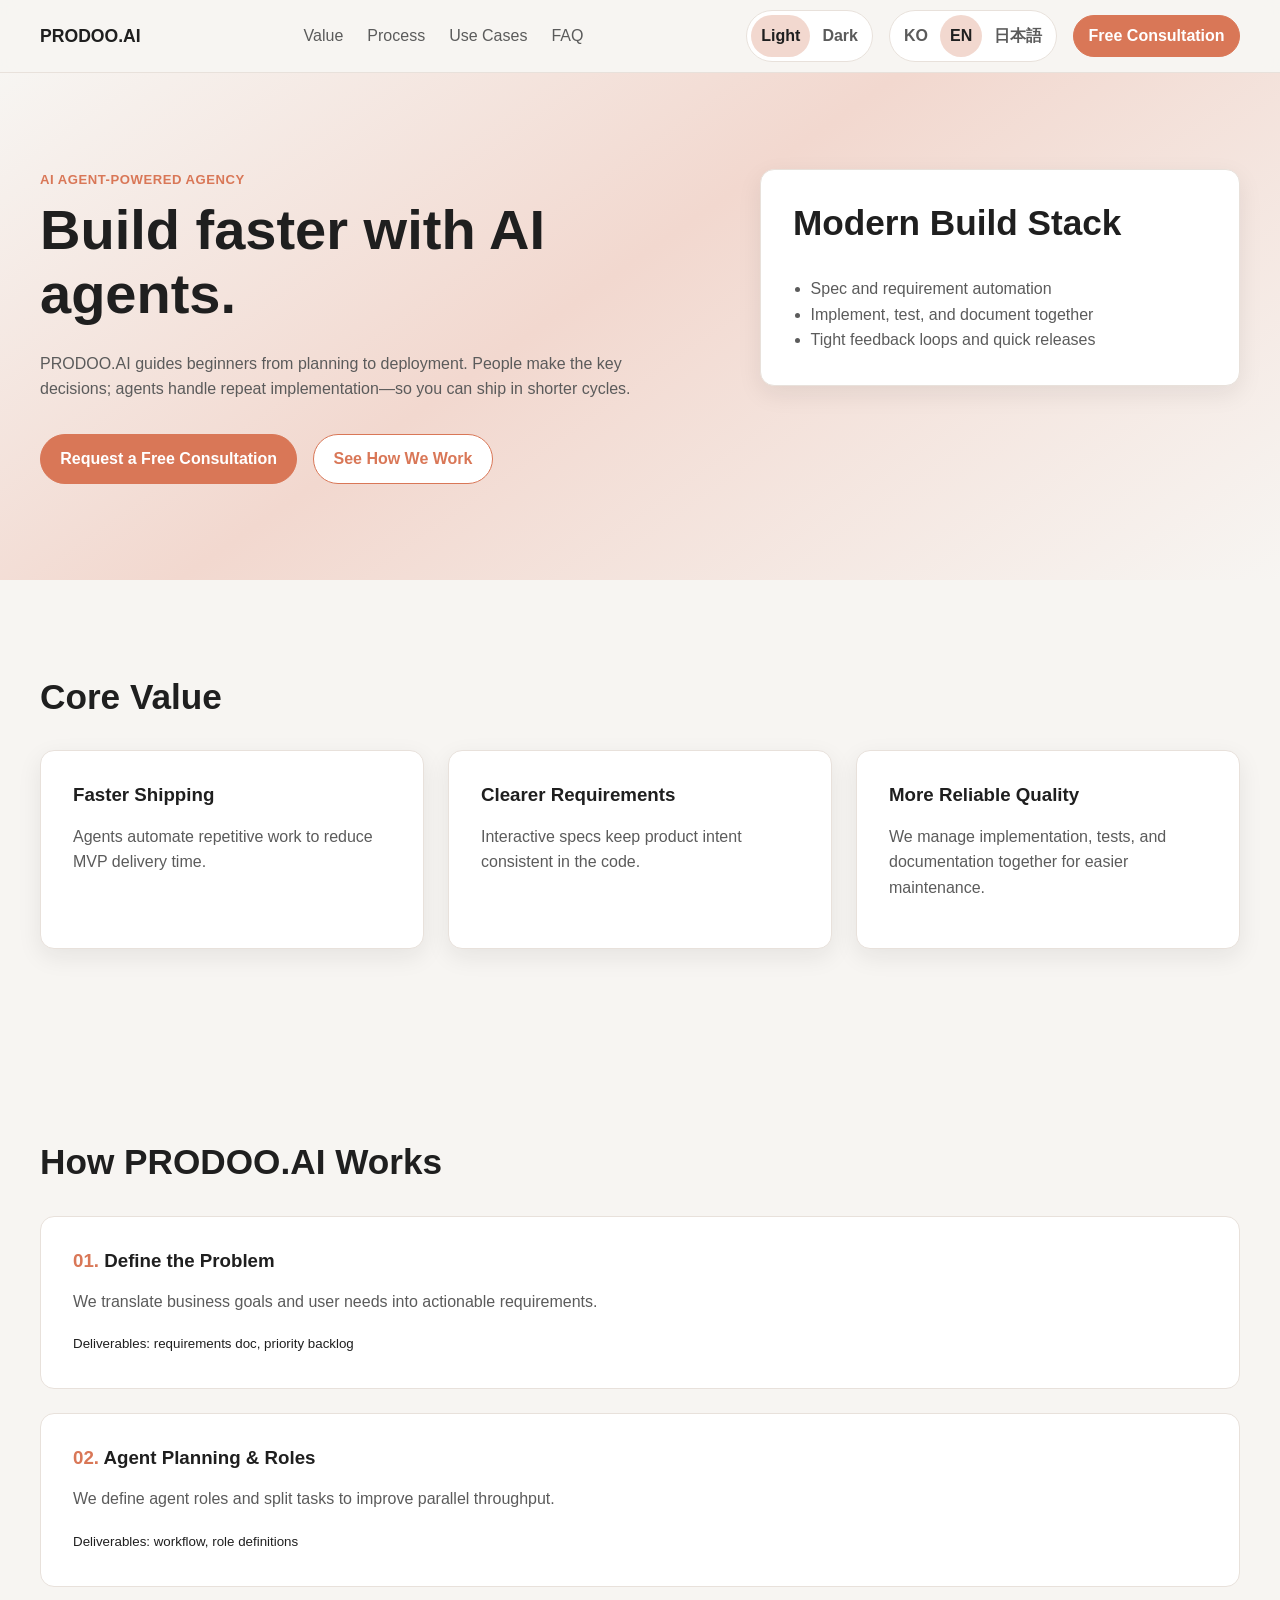
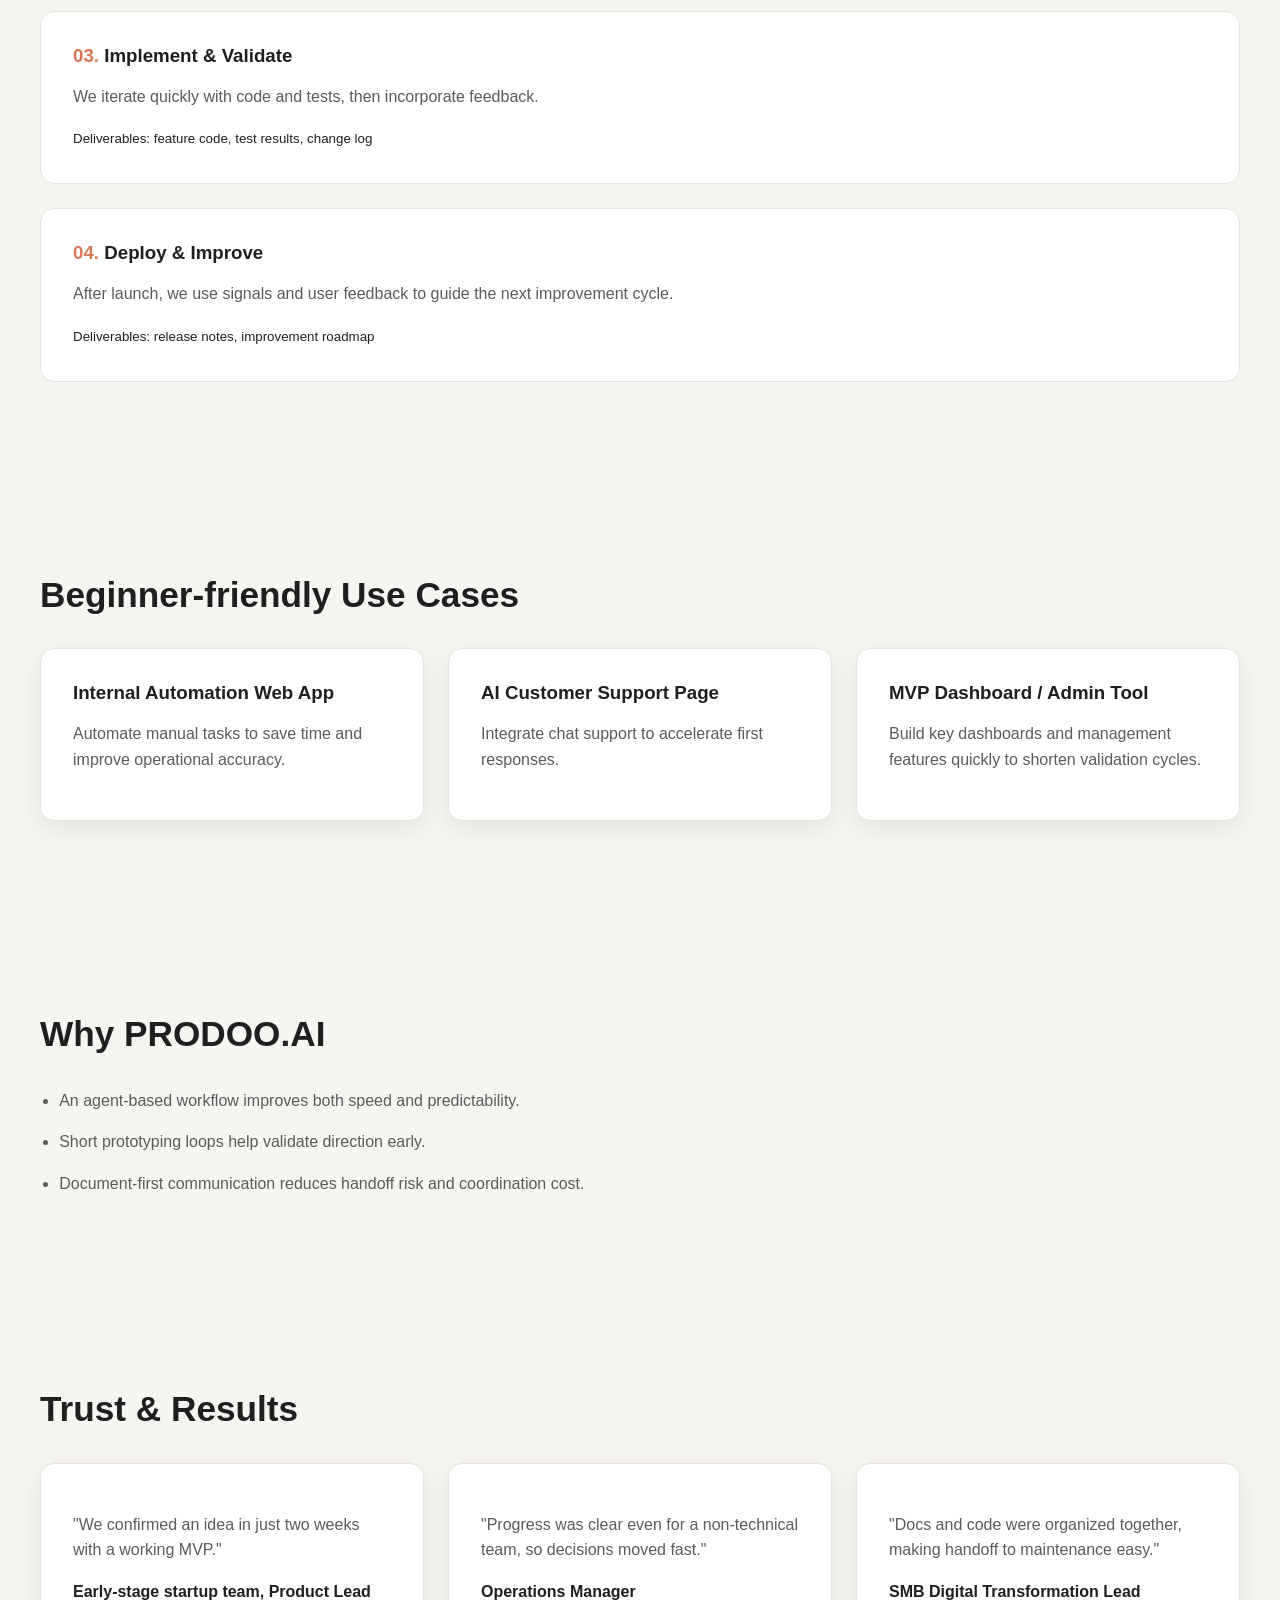
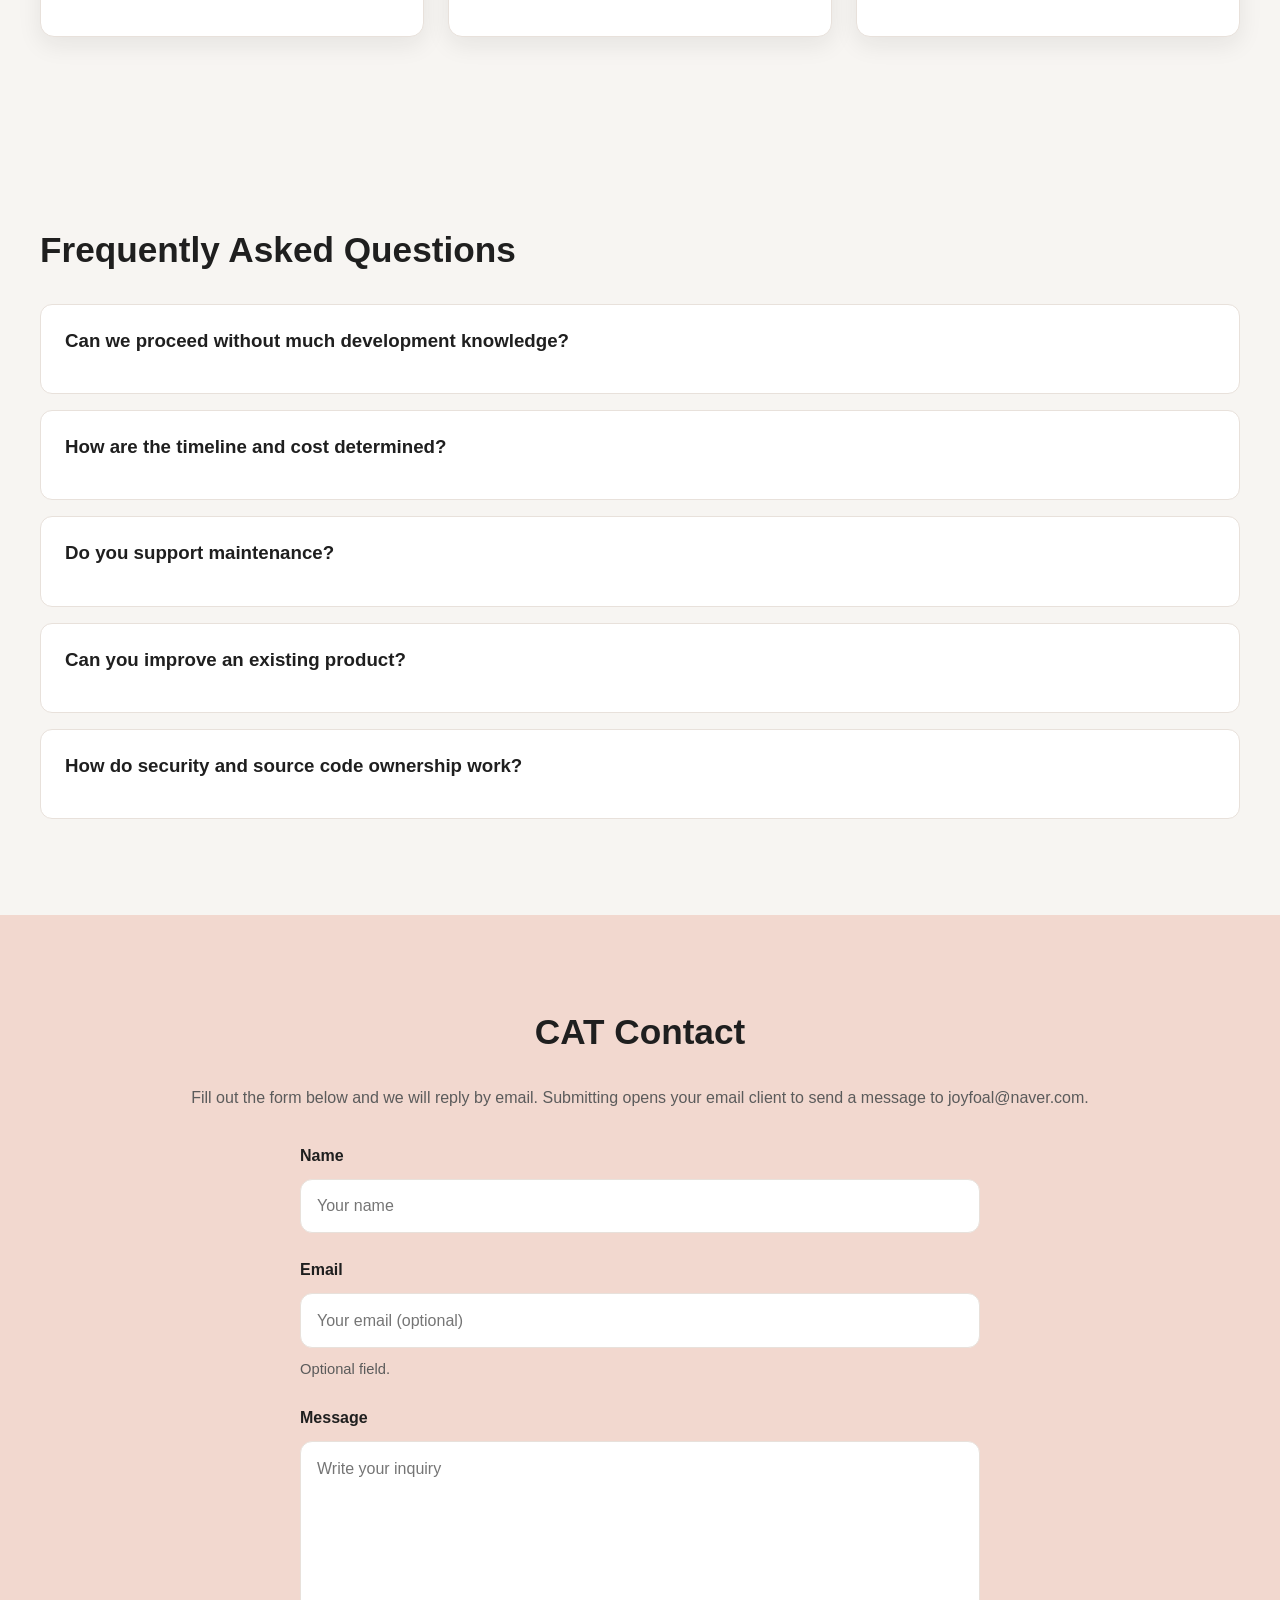
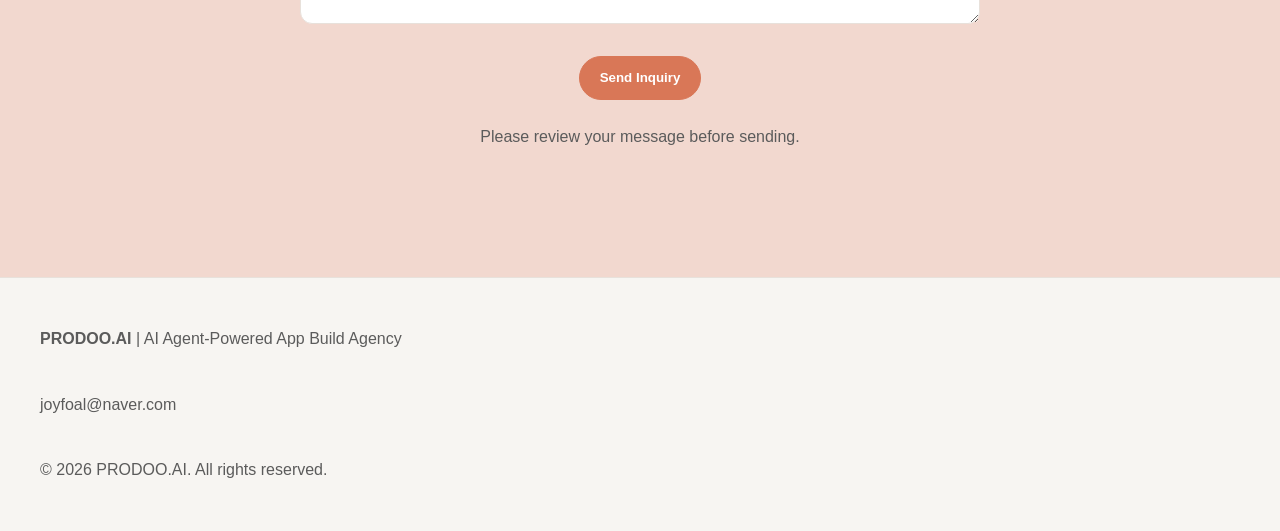
<file: index.html>
<!DOCTYPE html>
<html lang="ko">
<head>
  <meta charset="UTF-8">
  <meta name="viewport" content="width=device-width, initial-scale=1.0">
  <title>PRODOO.AI | AI 에이전트 기반 현대적 앱 빌드</title>
  <meta name="description" content="PRODOO.AI는 바이브코딩 입문자를 위해 AI 에이전트를 활용한 현대적인 애플리케이션 빌드를 제공합니다. 기획부터 배포까지 빠르게 함께합니다.">
  <meta property="og:title" content="PRODOO.AI | AI 에이전트 기반 현대적 앱 빌드">
  <meta property="og:description" content="입문자도 이해할 수 있는 방식으로 AI 에이전트 기반 앱 개발을 지원합니다.">
  <meta property="og:type" content="website">
  <meta property="og:locale" content="ko_KR">
  <link rel="stylesheet" href="styles.css">
</head>
<body>
  <a class="skip-link" href="#main-content" data-i18n="a11y.skip">본문 바로가기</a>
  <header class="site-header">
    <div class="container nav-wrap">
      <a class="brand" href="#hero" aria-label="PRODOO.AI 홈" data-i18n-aria="header.brandAria">PRODOO.AI</a>
      <nav aria-label="주요 메뉴">
        <ul class="nav-list">
          <li><a href="#value" data-i18n="nav.value">가치</a></li>
          <li><a href="#process" data-i18n="nav.process">프로세스</a></li>
          <li><a href="#cases" data-i18n="nav.cases">사례</a></li>
          <li><a href="#faq" data-i18n="nav.faq">FAQ</a></li>
        </ul>
      </nav>
      <div class="header-right">
        <div class="theme-switch" role="group" aria-label="테마 선택">
          <button
            type="button"
            class="theme-btn is-active"
            data-theme="light"
            aria-pressed="true"
            data-i18n="theme.light"
          >
            ライト
          </button>
          <button
            type="button"
            class="theme-btn"
            data-theme="dark"
            aria-pressed="false"
            data-i18n="theme.dark"
          >
            ダーク
          </button>
        </div>
        <div class="lang-switch" role="group" aria-label="언어 선택">
          <button type="button" class="lang-btn is-active" data-lang="ko" aria-pressed="true">KO</button>
          <button type="button" class="lang-btn" data-lang="en" aria-pressed="false">EN</button>
          <button type="button" class="lang-btn" data-lang="ja" aria-pressed="false">日本語</button>
        </div>
        <a class="btn btn-small" href="#contact" data-cta="header_consult" data-i18n="header.ctaConsult">무료 상담</a>
      </div>
    </div>
  </header>

  <main id="main-content">
    <section id="hero" class="hero section reveal">
      <div class="container hero-layout">
        <div>
          <p class="eyebrow" data-i18n="hero.eyebrow">AI 에이전트 기반 에이전시</p>
          <h1 data-i18n="hero.h1">AI 에이전트와 함께, 더 빠르게 앱을 만듭니다.</h1>
          <p class="lead" data-i18n="hero.lead">PRODOO.AI는 입문자도 이해할 수 있는 방식으로 기획부터 배포까지 함께합니다. 핵심 판단은 사람이, 반복 구현은 에이전트가 맡아 더 짧은 주기로 제품을 완성합니다.</p>
          <div class="hero-actions">
            <a class="btn" href="#contact" data-cta="hero_primary" data-i18n="hero.ctaPrimary">무료 상담 신청</a>
            <a class="btn btn-secondary" href="#process" data-cta="hero_secondary" data-i18n="hero.ctaSecondary">작업 방식 보기</a>
          </div>
        </div>
        <aside class="hero-card" aria-label="서비스 핵심 요약" data-i18n-aria="hero.cardAria">
          <h2 data-i18n="hero.cardTitle">모던 빌드 스택</h2>
          <ul>
            <li data-i18n="hero.cardList1">요구사항 정리와 명세 자동화</li>
            <li data-i18n="hero.cardList2">구현-테스트-문서화 동시 진행</li>
            <li data-i18n="hero.cardList3">짧은 피드백 루프와 빠른 배포</li>
          </ul>
        </aside>
      </div>
    </section>

    <section id="value" class="section reveal">
      <div class="container">
        <h2 data-i18n="value.heading">핵심 제안 가치</h2>
        <div class="grid cards-3">
          <article class="card">
            <h3 data-i18n="value.card1.title">더 빠른 출시</h3>
            <p data-i18n="value.card1.desc">반복 작업은 에이전트가 자동화해 MVP 출시 시간을 단축합니다.</p>
          </article>
          <article class="card">
            <h3 data-i18n="value.card2.title">더 선명한 요구사항</h3>
            <p data-i18n="value.card2.desc">대화형 명세 방식으로 기획 의도를 코드에 일관되게 반영합니다.</p>
          </article>
          <article class="card">
            <h3 data-i18n="value.card3.title">더 안정적인 품질</h3>
            <p data-i18n="value.card3.desc">구현, 테스트, 문서화를 같은 흐름으로 관리해 유지보수를 쉽게 만듭니다.</p>
          </article>
        </div>
      </div>
    </section>

    <section id="process" class="section reveal">
      <div class="container">
        <h2 data-i18n="process.heading">PRODOO.AI가 일하는 방식</h2>
        <ol class="steps">
          <li>
            <h3 data-i18n="process.step1.title">문제 정의</h3>
            <p data-i18n="process.step1.desc">비즈니스 목표와 사용자 문제를 정리해 실행 가능한 요구사항으로 전환합니다.</p>
            <small data-i18n="process.step1.out">산출물: 요구사항 문서, 우선순위 백로그</small>
          </li>
          <li>
            <h3 data-i18n="process.step2.title">에이전트 설계/분업</h3>
            <p data-i18n="process.step2.desc">AI 에이전트 역할을 정의하고 작업 단위를 나눠 병렬 생산성을 높입니다.</p>
            <small data-i18n="process.step2.out">산출물: 작업 플로우, 역할 정의서</small>
          </li>
          <li>
            <h3 data-i18n="process.step3.title">구현/검증</h3>
            <p data-i18n="process.step3.desc">코드 구현과 테스트를 빠르게 반복하며 피드백을 반영합니다.</p>
            <small data-i18n="process.step3.out">산출물: 기능 코드, 테스트 결과, 변경 로그</small>
          </li>
          <li>
            <h3 data-i18n="process.step4.title">배포/개선</h3>
            <p data-i18n="process.step4.desc">배포 이후 지표와 사용자 반응을 반영해 다음 개선 사이클로 연결합니다.</p>
            <small data-i18n="process.step4.out">산출물: 릴리즈 노트, 개선 로드맵</small>
          </li>
        </ol>
      </div>
    </section>

    <section id="cases" class="section reveal">
      <div class="container">
        <h2 data-i18n="cases.heading">입문자 친화적 활용 사례</h2>
        <div class="grid cards-3">
          <article class="card">
            <h3 data-i18n="cases.card1.title">사내 업무 자동화 웹앱</h3>
            <p data-i18n="cases.card1.desc">수기 업무를 자동화해 반복 시간을 줄이고 운영 정확도를 높입니다.</p>
          </article>
          <article class="card">
            <h3 data-i18n="cases.card2.title">AI 고객지원 페이지</h3>
            <p data-i18n="cases.card2.desc">챗봇 연동으로 기본 문의 응답을 자동화해 고객 응대 속도를 개선합니다.</p>
          </article>
          <article class="card">
            <h3 data-i18n="cases.card3.title">MVP 대시보드/관리도구</h3>
            <p data-i18n="cases.card3.desc">핵심 데이터 시각화와 관리 기능을 빠르게 구축해 검증 주기를 단축합니다.</p>
          </article>
        </div>
      </div>
    </section>

    <section id="why" class="section reveal">
      <div class="container">
        <h2 data-i18n="why.heading">왜 PRODOO.AI인가</h2>
        <ul class="bullet-list">
          <li data-i18n="why.b1">AI 에이전트 기반 작업 체계로 개발 속도와 예측 가능성을 함께 높입니다.</li>
          <li data-i18n="why.b2">짧은 프로토타이핑 루프를 통해 초기 방향성을 빠르게 검증합니다.</li>
          <li data-i18n="why.b3">문서 중심 전달 방식으로 커뮤니케이션 비용과 인수인계 리스크를 줄입니다.</li>
        </ul>
      </div>
    </section>

    <section id="trust" class="section reveal">
      <div class="container">
        <h2 data-i18n="trust.heading">신뢰와 결과</h2>
        <div class="grid cards-3">
          <article class="card quote">
            <p data-i18n="trust.q1">"기획 아이디어를 2주 만에 동작하는 MVP로 확인할 수 있었습니다."</p>
            <strong data-i18n="trust.a1">초기 창업팀, Product Lead</strong>
          </article>
          <article class="card quote">
            <p data-i18n="trust.q2">"개발 지식이 많지 않아도 진행 상황이 명확해서 의사결정이 빨랐어요."</p>
            <strong data-i18n="trust.a2">서비스 운영팀 매니저</strong>
          </article>
          <article class="card quote">
            <p data-i18n="trust.q3">"문서와 코드가 함께 정리되어 유지보수 전환이 쉬웠습니다."</p>
            <strong data-i18n="trust.a3">중소기업 디지털 전환 담당</strong>
          </article>
        </div>
      </div>
    </section>

    <section id="faq" class="section reveal">
      <div class="container">
        <h2 data-i18n="faq.heading">자주 묻는 질문</h2>
        <div class="faq-list">
          <article class="faq-item">
            <h3>
              <button class="faq-trigger" aria-expanded="false" data-i18n="faq.q1">개발 지식이 없어도 가능한가요?</button>
            </h3>
            <div class="faq-panel" hidden>
              <p data-i18n="faq.a1">가능합니다. PRODOO.AI는 기획 언어를 개발 실행 언어로 번역하는 과정을 함께 진행합니다.</p>
            </div>
          </article>
          <article class="faq-item">
            <h3>
              <button class="faq-trigger" aria-expanded="false" data-i18n="faq.q2">기간과 비용은 어떻게 정해지나요?</button>
            </h3>
            <div class="faq-panel" hidden>
              <p data-i18n="faq.a2">기능 범위와 우선순위를 기준으로 산정하며, 단계별로 투명하게 안내합니다.</p>
            </div>
          </article>
          <article class="faq-item">
            <h3>
              <button class="faq-trigger" aria-expanded="false" data-i18n="faq.q3">유지보수도 지원하나요?</button>
            </h3>
            <div class="faq-panel" hidden>
              <p data-i18n="faq.a3">네. 운영 이슈 대응과 기능 개선을 포함한 유지보수 옵션을 제공합니다.</p>
            </div>
          </article>
          <article class="faq-item">
            <h3>
              <button class="faq-trigger" aria-expanded="false" data-i18n="faq.q4">기존 서비스 개선도 가능한가요?</button>
            </h3>
            <div class="faq-panel" hidden>
              <p data-i18n="faq.a4">가능합니다. 현재 시스템 구조를 분석한 뒤, 우선순위가 높은 개선부터 진행합니다.</p>
            </div>
          </article>
          <article class="faq-item">
            <h3>
              <button class="faq-trigger" aria-expanded="false" data-i18n="faq.q5">보안과 소스코드 소유권은 어떻게 되나요?</button>
            </h3>
            <div class="faq-panel" hidden>
              <p data-i18n="faq.a5">프로젝트 계약 기준에 따라 보안 정책을 준수하며, 산출물 소유권은 명확히 문서화합니다.</p>
            </div>
          </article>
        </div>
      </div>
    </section>
  </main>

  <section id="contact" class="section cta-section reveal">
    <div class="container cta-wrap">
      <h2 data-i18n="contact.heading">CAT 고객 문의</h2>
      <p data-i18n="contact.subtitle">아래 양식을 작성하고 제출하면 이메일로 답변드립니다. 전송은 joyfoal@naver.com으로 메일을 열어 진행됩니다.</p>

      <form id="contact-form" class="contact-form" autocomplete="on">
        <div class="form-field">
          <label for="contact-name" data-i18n="contact.form.nameLabel">이름</label>
          <input id="contact-name" name="name" type="text" placeholder="" data-i18n-placeholder="contact.form.namePlaceholder">
        </div>

        <div class="form-field">
          <label for="contact-email" data-i18n="contact.form.emailLabel">이메일</label>
          <input id="contact-email" name="email" type="email" placeholder="" data-i18n-placeholder="contact.form.emailPlaceholder">
          <small class="form-hint" data-i18n="contact.form.emailHint">선택 항목입니다.</small>
        </div>

        <div class="form-field">
          <label for="contact-message" data-i18n="contact.form.messageLabel">문의 내용</label>
          <textarea id="contact-message" name="message" rows="6" required placeholder="" data-i18n-placeholder="contact.form.messagePlaceholder"></textarea>
        </div>

        <div class="form-actions">
          <button class="btn" type="submit" data-i18n="contact.form.submit">문의 보내기</button>
        </div>

        <p class="form-note" data-i18n="contact.form.note">보내기 전에 내용을 다시 한 번 확인해주세요.</p>
      </form>
    </div>
  </section>

  <footer class="site-footer">
    <div class="container footer-wrap">
      <p><strong>PRODOO.AI</strong> <span data-i18n="footer.tagline">| AI Agent-Powered App Build Agency</span></p>
      <p><a href="mailto:joyfoal@naver.com" data-i18n="footer.email">joyfoal@naver.com</a></p>
      <p data-i18n="footer.copyright">© 2026 PRODOO.AI. All rights reserved.</p>
    </div>
  </footer>

  <script src="script.js"></script>
</body>
</html>
</file>
<file: styles.css>
:root {
  --bg: #f7f5f2;
  --surface: #ffffff;
  --text-primary: #1f1f1f;
  --text-secondary: #5b5b5b;
  --accent: #d97757;
  --accent-soft: #f2d8cf;
  --border: #e8e1db;
  --shadow: 0 8px 24px rgba(31, 31, 31, 0.08);
  --radius: 14px;
  --container: 1200px;
  --space-1: 8px;
  --space-2: 16px;
  --space-3: 24px;
  --space-4: 32px;
  --space-5: 48px;
  --space-6: 72px;
  --space-7: 96px;
}

*,
*::before,
*::after {
  box-sizing: border-box;
}

html {
  scroll-behavior: smooth;
}

body {
  margin: 0;
  font-family: "Pretendard", -apple-system, BlinkMacSystemFont, "Segoe UI", sans-serif;
  line-height: 1.6;
  background: var(--bg);
  color: var(--text-primary);
}

a {
  color: inherit;
  text-decoration: none;
}

.skip-link {
  position: absolute;
  left: -9999px;
  top: auto;
}

.skip-link:focus {
  left: var(--space-2);
  top: var(--space-2);
  z-index: 1000;
  background: var(--text-primary);
  color: #fff;
  padding: var(--space-1) var(--space-2);
  border-radius: 8px;
}

.container {
  width: min(calc(100% - 2rem), var(--container));
  margin: 0 auto;
}

.site-header {
  position: sticky;
  top: 0;
  z-index: 10;
  background: rgba(247, 245, 242, 0.9);
  border-bottom: 1px solid var(--border);
  backdrop-filter: blur(8px);
}

.nav-wrap {
  display: flex;
  align-items: center;
  justify-content: space-between;
  min-height: 72px;
  gap: var(--space-2);
}

.header-right {
  display: flex;
  align-items: center;
  gap: var(--space-2);
  flex-wrap: wrap;
}

.theme-switch {
  display: inline-flex;
  align-items: center;
  gap: 2px;
  padding: 4px;
  border-radius: 999px;
  background: var(--surface);
  border: 1px solid var(--border);
}

.theme-btn {
  border: 0;
  background: transparent;
  color: var(--text-secondary);
  padding: 8px 10px;
  border-radius: 999px;
  font: inherit;
  font-weight: 700;
  cursor: pointer;
  min-height: 36px;
  transition: background 0.2s ease, color 0.2s ease;
}

.theme-btn:hover,
.theme-btn:focus-visible {
  background: var(--accent-soft);
  color: var(--text-primary);
}

.theme-btn:focus-visible {
  outline: 3px solid var(--accent-soft);
  outline-offset: 2px;
}

.theme-btn.is-active {
  background: var(--accent-soft);
  color: var(--text-primary);
}

.lang-switch {
  display: inline-flex;
  align-items: center;
  gap: 2px;
  padding: 4px;
  border-radius: 999px;
  background: var(--surface);
  border: 1px solid var(--border);
}

.lang-btn {
  border: 0;
  background: transparent;
  color: var(--text-secondary);
  padding: 8px 10px;
  border-radius: 999px;
  font: inherit;
  font-weight: 700;
  cursor: pointer;
  min-height: 36px;
  transition: background 0.2s ease, color 0.2s ease;
}

.lang-btn:hover,
.lang-btn:focus-visible {
  background: var(--accent-soft);
  color: var(--text-primary);
}

.lang-btn:focus-visible {
  outline: 3px solid var(--accent-soft);
  outline-offset: 2px;
}

.lang-btn.is-active {
  background: var(--accent-soft);
  color: var(--text-primary);
}

.brand {
  font-size: 1.1rem;
  font-weight: 700;
}

.nav-list {
  list-style: none;
  margin: 0;
  padding: 0;
  display: flex;
  gap: var(--space-3);
}

.nav-list a {
  color: var(--text-secondary);
}

.nav-list a:hover,
.nav-list a:focus-visible {
  color: var(--text-primary);
}

.section {
  padding: var(--space-7) 0;
}

.hero {
  background: linear-gradient(145deg, #f7f5f2 0%, #f2d8cf 45%, #f7f5f2 100%);
}

.hero-layout {
  display: grid;
  gap: var(--space-5);
}

.eyebrow {
  margin: 0 0 var(--space-1);
  color: var(--accent);
  font-weight: 700;
  letter-spacing: 0.04em;
  text-transform: uppercase;
  font-size: 0.82rem;
}

h1 {
  margin: 0 0 var(--space-3);
  font-size: clamp(2rem, 4.6vw, 3.5rem);
  line-height: 1.15;
}

h2 {
  font-size: clamp(1.6rem, 3vw, 2.2rem);
  line-height: 1.2;
  margin: 0 0 var(--space-4);
}

h3 {
  margin-top: 0;
  margin-bottom: var(--space-2);
  line-height: 1.3;
}

.lead {
  color: var(--text-secondary);
  max-width: 68ch;
}

.hero-actions {
  display: flex;
  gap: var(--space-2);
  flex-wrap: wrap;
  margin-top: var(--space-4);
}

.btn {
  display: inline-flex;
  justify-content: center;
  align-items: center;
  min-height: 44px;
  padding: 0.7rem 1.2rem;
  border-radius: 999px;
  border: 1px solid var(--accent);
  background: var(--accent);
  color: #fff;
  font-weight: 600;
  transition: transform 0.2s ease, box-shadow 0.2s ease, background 0.2s ease;
}

.btn:hover,
.btn:focus-visible {
  transform: translateY(-1px);
  box-shadow: var(--shadow);
  background: #ca6c4e;
}

.btn:focus-visible {
  outline: 3px solid var(--text-primary);
  outline-offset: 2px;
}

.btn-small {
  min-height: 38px;
  padding: 0.45rem 0.9rem;
}

.btn-secondary {
  background: var(--surface);
  color: var(--accent);
}

.hero-card,
.card {
  background: var(--surface);
  border: 1px solid var(--border);
  border-radius: var(--radius);
  box-shadow: var(--shadow);
}

.hero-card {
  padding: var(--space-4);
  align-self: start;
}

.hero-card ul {
  margin: var(--space-2) 0 0;
  padding-left: 1.1rem;
  color: var(--text-secondary);
}

.grid {
  display: grid;
  gap: var(--space-3);
}

.cards-3 {
  grid-template-columns: 1fr;
}

.card {
  padding: var(--space-4);
}

.card p,
.steps p,
.bullet-list,
.faq-panel p {
  color: var(--text-secondary);
}

.steps {
  list-style: none;
  padding: 0;
  margin: 0;
  display: grid;
  gap: var(--space-3);
  counter-reset: step;
}

.steps li {
  counter-increment: step;
  background: var(--surface);
  border: 1px solid var(--border);
  border-radius: var(--radius);
  padding: var(--space-4);
}

.steps li h3::before {
  content: "0" counter(step) ". ";
  color: var(--accent);
}

.bullet-list {
  margin: 0;
  padding-left: 1.2rem;
  display: grid;
  gap: var(--space-2);
}

.quote strong {
  display: block;
  margin-top: var(--space-2);
}

.faq-list {
  display: grid;
  gap: var(--space-2);
}

.faq-item {
  background: var(--surface);
  border: 1px solid var(--border);
  border-radius: 12px;
  overflow: clip;
}

.faq-trigger {
  width: 100%;
  text-align: left;
  border: 0;
  background: transparent;
  color: var(--text-primary);
  padding: var(--space-3);
  font: inherit;
  font-weight: 600;
  cursor: pointer;
}

.faq-trigger:hover,
.faq-trigger:focus-visible {
  background: var(--accent-soft);
}

.faq-panel {
  padding: 0 var(--space-3) var(--space-3);
}

.cta-section {
  background: var(--accent-soft);
}

.cta-wrap {
  text-align: center;
}

.cta-wrap p {
  color: var(--text-secondary);
  margin-bottom: var(--space-4);
}

.contact-form {
  margin: var(--space-4) auto 0;
  width: min(680px, 100%);
  display: grid;
  gap: var(--space-3);
  text-align: left;
}

.form-field {
  display: grid;
  gap: 10px;
}

.contact-form label {
  font-weight: 700;
  color: var(--text-primary);
}

.contact-form input,
.contact-form textarea {
  width: 100%;
  padding: 0.85rem 1rem;
  border-radius: 12px;
  border: 1px solid var(--border);
  background: var(--surface);
  color: var(--text-primary);
  font: inherit;
}

.contact-form textarea {
  resize: vertical;
}

.contact-form input:focus-visible,
.contact-form textarea:focus-visible {
  outline: 3px solid var(--accent-soft);
  outline-offset: 2px;
}

.form-hint {
  color: var(--text-secondary);
  font-size: 0.92rem;
}

.form-actions {
  display: flex;
  justify-content: center;
  margin-top: var(--space-1);
}

.form-note {
  text-align: center;
  color: var(--text-secondary);
  margin: 0;
}

.site-footer {
  border-top: 1px solid var(--border);
  padding: var(--space-4) 0;
}

.footer-wrap {
  display: grid;
  gap: var(--space-1);
  color: var(--text-secondary);
}

.reveal {
  opacity: 0;
  transform: translateY(18px);
  transition: opacity 0.45s ease, transform 0.45s ease;
}

.reveal.is-visible {
  opacity: 1;
  transform: none;
}

@media (min-width: 768px) {
  .hero-layout {
    grid-template-columns: 1.4fr 1fr;
    align-items: center;
  }

  .cards-3 {
    grid-template-columns: repeat(2, 1fr);
  }
}

@media (min-width: 1024px) {
  .cards-3 {
    grid-template-columns: repeat(3, 1fr);
  }
}

@media (prefers-reduced-motion: reduce) {
  html {
    scroll-behavior: auto;
  }

  * {
    transition: none !important;
    animation: none !important;
  }

  .reveal {
    opacity: 1;
    transform: none;
  }
}

html[data-theme="dark"] {
  --bg: #0b0d10;
  --surface: #10141b;
  --text-primary: #f3f3f3;
  --text-secondary: #b8b8b8;
  --border: rgba(255, 255, 255, 0.12);
  --shadow: 0 12px 40px rgba(0, 0, 0, 0.6);
  --accent-soft: rgba(217, 119, 87, 0.2);
}

html[data-theme="dark"] body {
  background: var(--bg);
  color: var(--text-primary);
}

html[data-theme="dark"] .site-header {
  background: rgba(11, 13, 16, 0.65);
  border-bottom-color: var(--border);
}

html[data-theme="dark"] .hero {
  background: linear-gradient(
    145deg,
    #0b0d10 0%,
    rgba(217, 119, 87, 0.24) 45%,
    #0b0d10 100%
  );
}

html[data-theme="dark"] .skip-link:focus {
  color: #0b0d10;
}

html[data-theme="dark"] .btn:hover,
html[data-theme="dark"] .btn:focus-visible {
  background: #ca6c4e;
}

html[data-theme="dark"] .cta-section {
  background: var(--accent-soft);
}
</file>
